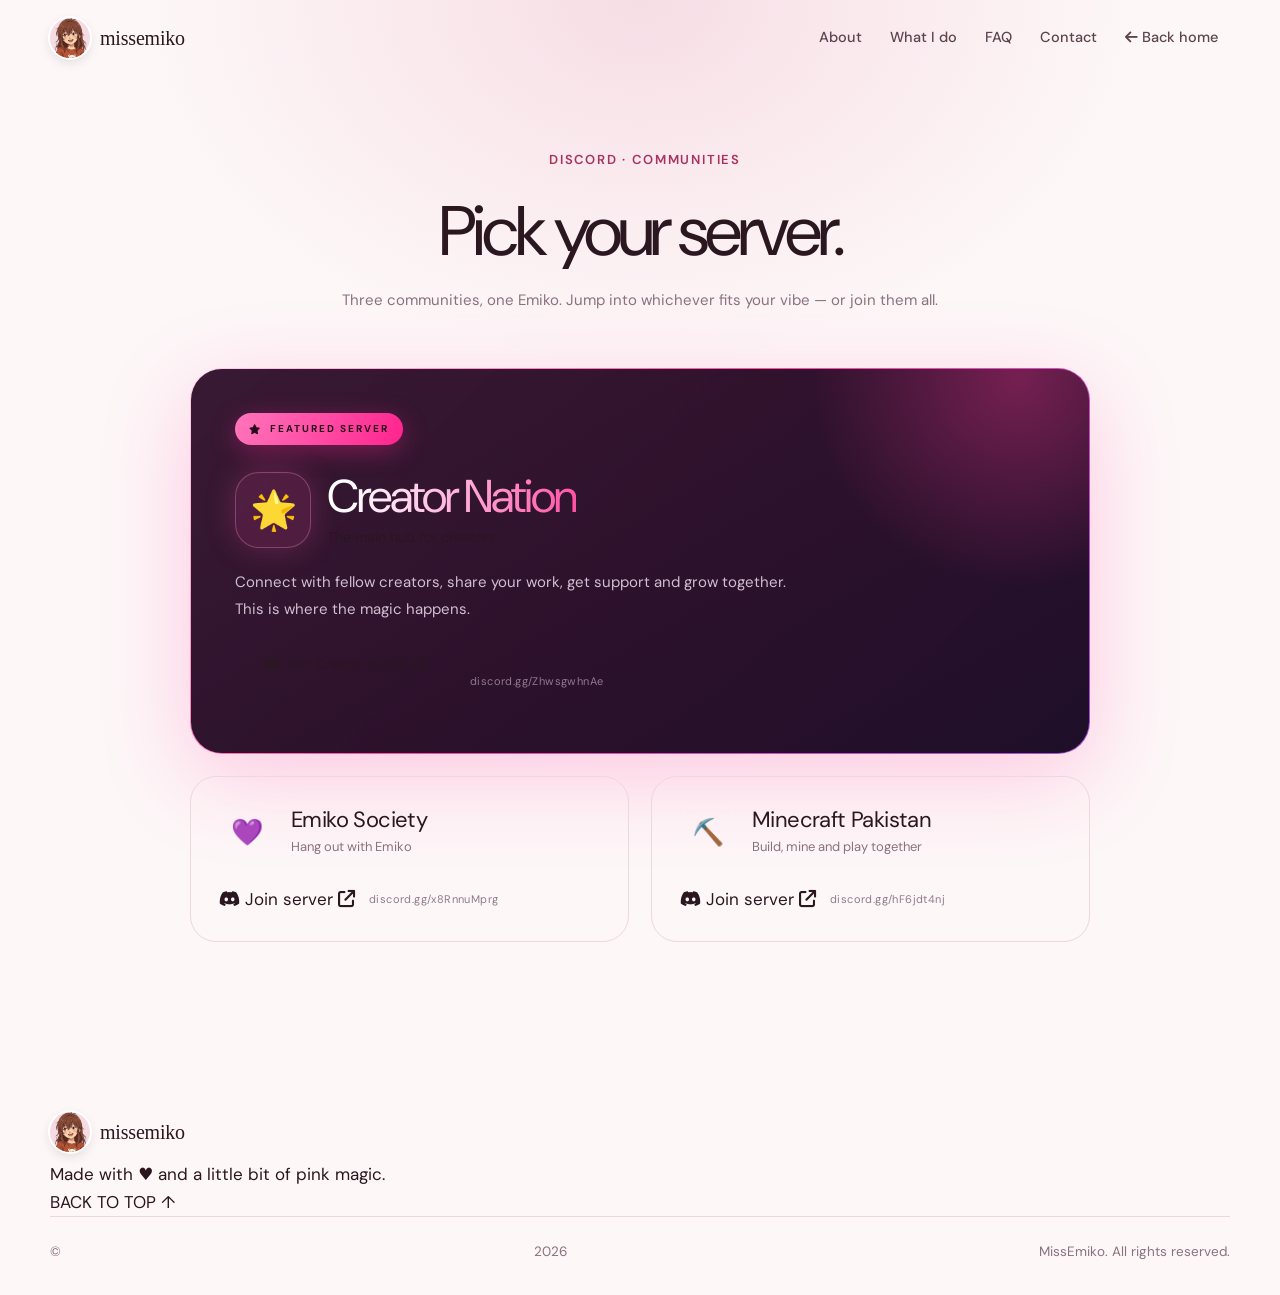
<file: discord.html>
<!DOCTYPE html>
<html lang="en">
<head>
  <meta charset="UTF-8" />
  <meta name="viewport" content="width=device-width, initial-scale=1.0" />
  <meta name="theme-color" content="#130914" />
  <meta name="description" content="Join MissEmiko's Discord communities — Creator Nation, Emiko Society and Minecraft Pakistan." />
  <title>Discord Communities — MissEmiko</title>
  <link rel="icon" type="image/png" href="logo.png" />
  <link rel="preconnect" href="https://fonts.googleapis.com" />
  <link rel="preconnect" href="https://fonts.gstatic.com" crossorigin />
  <link href="https://fonts.googleapis.com/css2?family=DM+Sans:wght@400;500;600;700&family=Space+Grotesk:wght@400;500;600;700&display=swap" rel="stylesheet" />
  <link rel="stylesheet" href="style.css" />
  <link rel="stylesheet" href="discord.css" />
  <link rel="stylesheet" href="https://cdnjs.cloudflare.com/ajax/libs/font-awesome/6.5.2/css/all.min.css" />
</head>
<body>
  <div class="ambient ambient-one" aria-hidden="true"></div>
  <div class="ambient ambient-two" aria-hidden="true"></div>
  <div class="noise" aria-hidden="true"></div>
  <div class="scroll-progress" id="scrollProgress" aria-hidden="true"></div>

  <header class="site-header" id="top">
    <nav class="nav wrap" aria-label="Main navigation">
      <a class="brand" href="/" aria-label="MissEmiko home">
        <span class="brand-mark"><img src="logo.png" width="40" height="40" alt="MissEmiko logo" /></span>
        <span class="brand-name">miss<span>emiko</span></span>
      </a>

      <button class="menu-toggle" id="menuToggle" aria-label="Open navigation" aria-expanded="false" aria-controls="navLinks">
        <span></span><span></span>
      </button>

      <div class="nav-links" id="navLinks">
        <a href="/#about">About</a>
        <a href="/#services">What I do</a>
        <a href="/#faq">FAQ</a>
        <a href="/#contact">Contact</a>
        <a class="nav-cta" href="/">
          <i class="fa-solid fa-arrow-left" aria-hidden="true"></i> Back home
        </a>
      </div>
    </nav>
  </header>

  <main class="discord-page wrap">
    <section class="discord-intro" data-reveal aria-labelledby="discordTitle">
      <div class="eyebrow"><span class="live-dot"></span> DISCORD · COMMUNITIES</div>
      <h1 id="discordTitle">Pick your <span class="gradient-text">server.</span></h1>
      <p>Three communities, one Emiko. Jump into whichever fits your vibe — or join them all.</p>
    </section>

    <section class="server-list" aria-label="Discord servers">
      <article class="server-card server-featured" data-reveal data-delay="100">
        <div class="featured-glow" aria-hidden="true"></div>
        <span class="featured-badge"><i class="fa-solid fa-star" aria-hidden="true"></i> FEATURED SERVER</span>
        <div class="server-head">
          <span class="server-emoji" aria-hidden="true">🌟</span>
          <div>
            <h2>Creator Nation</h2>
            <p class="server-tag">The main hub for creators</p>
          </div>
        </div>
        <p class="server-desc">Connect with fellow creators, share your work, get support and grow together. This is where the magic happens.</p>
        <div class="server-actions">
          <a class="button button-primary button-big" href="https://discord.gg/ZhwsgwhnAe" target="_blank" rel="noopener noreferrer">
            <i class="fa-brands fa-discord" aria-hidden="true"></i> Join Creator Nation <i class="fa-solid fa-arrow-up-right-from-square button-arrow" aria-hidden="true"></i>
          </a>
          <span class="server-link">discord.gg/ZhwsgwhnAe</span>
        </div>
      </article>

      <div class="server-secondary">
        <article class="server-card server-society" data-reveal data-delay="200">
          <div class="server-head">
            <span class="server-emoji" aria-hidden="true">💜</span>
            <div>
              <h2>Emiko Society</h2>
              <p class="server-tag">Hang out with Emiko</p>
            </div>
          </div>
          <div class="server-actions">
            <a class="button button-ghost" href="https://discord.gg/x8RnnuMprg" target="_blank" rel="noopener noreferrer">
              <i class="fa-brands fa-discord" aria-hidden="true"></i> Join server <i class="fa-solid fa-arrow-up-right-from-square button-arrow" aria-hidden="true"></i>
            </a>
            <span class="server-link">discord.gg/x8RnnuMprg</span>
          </div>
        </article>

        <article class="server-card server-minecraft" data-reveal data-delay="300">
          <div class="server-head">
            <span class="server-emoji" aria-hidden="true">⛏️</span>
            <div>
              <h2>Minecraft Pakistan</h2>
              <p class="server-tag">Build, mine and play together</p>
            </div>
          </div>
          <div class="server-actions">
            <a class="button button-ghost" href="https://discord.gg/hF6jdt4nj" target="_blank" rel="noopener noreferrer">
              <i class="fa-brands fa-discord" aria-hidden="true"></i> Join server <i class="fa-solid fa-arrow-up-right-from-square button-arrow" aria-hidden="true"></i>
            </a>
            <span class="server-link">discord.gg/hF6jdt4nj</span>
          </div>
        </article>
      </div>
    </section>
  </main>

  <footer class="footer wrap">
    <a class="brand footer-brand" href="/"><span class="brand-mark"><img src="logo.png" width="40" height="40" alt="MissEmiko logo" /></span><span class="brand-name">miss<span>emiko</span></span></a>
    <p>Made with <span class="heart">♥</span> and a little bit of pink magic.</p>
    <a class="back-top" href="#top">BACK TO TOP ↑</a>
    <div class="footer-bottom">© <span id="year">2026</span> MissEmiko. All rights reserved.</div>
  </footer>

  <script src="script.js"></script>
</body>
</html>
</file>
<file: style.css>
/* ==========================================================================
   MissEmiko — stylesheet
   1. Tokens   2. Base   3. Buttons   4. Header   5. Hero   6. Ribbon
   7. Sections 8. About  9. Work      10. Communities   11. Highlights
   12. FAQ     13. Contact  14. Footer  15. Discord page  16. Motion
   ========================================================================== */

/* 1. Tokens ---------------------------------------------------------------- */
:root {
  --paper: #fdf7f8;
  --paper-2: #faeef1;
  --blush: #f6dbe3;
  --blush-2: #f0c6d3;
  --rose: #c9467a;
  --rose-deep: #a8325f;
  --rose-soft: #e48aab;
  --ink: #2b1720;
  --ink-2: #5c4450;
  --muted: #8a7280;
  --line: #ecd8df;
  --line-strong: #e2c1cd;
  --white: #fff;

  --serif: 'Fraunces', 'Iowan Old Style', Georgia, serif;
  --sans: 'DM Sans', system-ui, -apple-system, 'Segoe UI', sans-serif;

  --radius-sm: 12px;
  --radius: 20px;
  --radius-lg: 32px;
  --shadow-sm: 0 1px 2px rgba(91, 30, 56, .05), 0 4px 14px rgba(91, 30, 56, .05);
  --shadow: 0 2px 6px rgba(91, 30, 56, .04), 0 18px 40px -12px rgba(91, 30, 56, .14);
  --ease: cubic-bezier(.22, .61, .36, 1);
  --header-h: 76px;
}

/* 2. Base ------------------------------------------------------------------ */
*, *::before, *::after { box-sizing: border-box; }
* { margin: 0; }
html { scroll-behavior: smooth; scroll-padding-top: calc(var(--header-h) + 12px); -webkit-text-size-adjust: 100%; }
body {
  min-width: 320px;
  background: var(--paper);
  color: var(--ink);
  font: 400 17px/1.65 var(--sans);
  -webkit-font-smoothing: antialiased;
  overflow-x: hidden;
}
::selection { background: var(--blush-2); color: var(--ink); }
img, svg, picture { display: block; max-width: 100%; }
a { color: inherit; text-decoration: none; }
button { font: inherit; color: inherit; background: none; border: 0; cursor: pointer; }
ul[role="list"], ol[role="list"] { list-style: none; padding: 0; }
h1, h2, h3 { font-weight: 400; line-height: 1.1; }
em { font-style: italic; }

.wrap { width: min(1180px, 100% - 48px); margin-inline: auto; }
.sr-only { position: absolute !important; width: 1px; height: 1px; padding: 0; margin: -1px; overflow: hidden; clip: rect(0 0 0 0); white-space: nowrap; border: 0; }
.icon { width: 1.1em; height: 1.1em; flex-shrink: 0; }

:focus-visible { outline: 2px solid var(--rose); outline-offset: 3px; border-radius: 6px; }

.skip-link {
  position: fixed; top: 12px; left: 12px; z-index: 2000;
  padding: 10px 16px; border-radius: 999px;
  background: var(--ink); color: var(--white); font-size: 14px; font-weight: 600;
  transform: translateY(-160%); transition: transform .2s var(--ease);
}
.skip-link:focus { transform: none; }

.text-link { color: var(--rose-deep); background: linear-gradient(currentColor, currentColor) 0 100% / 100% 1px no-repeat; transition: background-size .3s var(--ease); }
.text-link:hover { background-size: 0 1px; background-position: 100% 100%; }

/* 3. Buttons --------------------------------------------------------------- */
.btn {
  --btn-bg: transparent; --btn-fg: var(--ink); --btn-bd: var(--line-strong);
  display: inline-flex; align-items: center; justify-content: center; gap: .6em;
  min-height: 48px; padding: 0 24px;
  border: 1px solid var(--btn-bd); border-radius: 999px;
  background: var(--btn-bg); color: var(--btn-fg);
  font: 600 15px/1 var(--sans); letter-spacing: .005em; white-space: nowrap;
  transition: background-color .25s var(--ease), color .25s var(--ease), border-color .25s var(--ease), box-shadow .3s var(--ease), transform .25s var(--ease);
}
.btn .icon { transition: transform .3s var(--ease); }
.btn:hover { transform: translateY(-1px); }
.btn:hover .icon:last-of-type { transform: translateX(3px); }
.btn:active { transform: translateY(0); }

.btn-primary { --btn-bg: var(--ink); --btn-fg: var(--white); --btn-bd: var(--ink); box-shadow: 0 10px 24px -12px rgba(43, 23, 32, .55); }
.btn-primary:hover { --btn-bg: var(--rose-deep); --btn-bd: var(--rose-deep); box-shadow: 0 14px 28px -12px rgba(168, 50, 95, .6); }
.btn-ghost { --btn-bg: rgba(255, 255, 255, .6); }
.btn-ghost:hover { --btn-bd: var(--rose); --btn-fg: var(--rose-deep); --btn-bg: var(--white); }
.btn-discord { --btn-bg: var(--rose); --btn-fg: var(--white); --btn-bd: var(--rose); min-height: 42px; padding: 0 18px; font-size: 14px; }
.btn-discord:hover { --btn-bg: var(--rose-deep); --btn-bd: var(--rose-deep); box-shadow: 0 10px 22px -10px rgba(168, 50, 95, .7); }
.btn-discord:hover .icon { transform: rotate(-8deg); }
.btn-lg { min-height: 54px; padding: 0 28px; font-size: 16px; }
.btn-sm { min-height: 42px; padding: 0 18px; font-size: 14px; }

/* 4. Header ---------------------------------------------------------------- */
.site-header {
  position: fixed; inset: 0 0 auto; z-index: 100;
  height: var(--header-h);
  transition: background-color .35s var(--ease), box-shadow .35s var(--ease), height .35s var(--ease);
}
.site-header.is-scrolled {
  --header-h: 66px;
  background: rgba(253, 247, 248, .82);
  -webkit-backdrop-filter: saturate(140%) blur(14px);
  backdrop-filter: saturate(140%) blur(14px);
  box-shadow: 0 1px 0 var(--line);
}
.nav { height: 100%; display: flex; align-items: center; justify-content: space-between; gap: 24px; }

.brand { display: inline-flex; align-items: center; gap: 10px; }
.brand-mark {
  width: 40px; height: 40px; display: grid; place-items: center; flex: none;
  border-radius: 50%; overflow: hidden;
  background: var(--blush);
  box-shadow: 0 0 0 2px #fff, 0 4px 12px rgba(0, 0, 0, .12);
  transition: transform .4s var(--ease);
}
.brand-mark img { width: 100%; height: 100%; object-fit: cover; display: block; }
.brand:hover .brand-mark { transform: rotate(-10deg); }
.brand-name { font: 500 20px/1 var(--serif); letter-spacing: -.01em; }
.brand-name em { color: var(--rose); }

.nav-panel { display: flex; align-items: center; gap: 28px; }
.nav-links { display: flex; gap: 4px; }
.nav-links a {
  position: relative; display: block; padding: 8px 12px;
  color: var(--ink-2); font-size: 14.5px; font-weight: 500;
  transition: color .2s var(--ease);
}
.nav-links a::after {
  content: ""; position: absolute; left: 12px; right: 12px; bottom: 3px; height: 1.5px;
  background: var(--rose); border-radius: 2px;
  transform: scaleX(0); transform-origin: left; transition: transform .35s var(--ease);
}
.nav-links a:hover { color: var(--ink); }
.nav-links a.is-active { color: var(--ink); }
.nav-links a.is-active::after { transform: scaleX(1); }

.menu-toggle { display: none; width: 44px; height: 44px; border-radius: 50%; place-items: center; }
.menu-lines { position: relative; width: 20px; height: 10px; }
.menu-lines span { position: absolute; left: 0; width: 100%; height: 1.5px; background: var(--ink); border-radius: 2px; transition: transform .35s var(--ease), top .35s var(--ease); }
.menu-lines span:first-child { top: 0; }
.menu-lines span:last-child { top: 8.5px; }
.menu-toggle[aria-expanded="true"] .menu-lines span:first-child { top: 4.25px; transform: rotate(45deg); }
.menu-toggle[aria-expanded="true"] .menu-lines span:last-child { top: 4.25px; transform: rotate(-45deg); }

/* 5. Hero ------------------------------------------------------------------ */
.hero {
  position: relative;
  padding: calc(var(--header-h) + 72px) 0 96px;
  background:
    radial-gradient(60% 70% at 85% 30%, rgba(246, 219, 227, .9), transparent 70%),
    var(--paper);
  overflow: hidden;
}
.hero-grid { display: grid; grid-template-columns: 1.15fr .85fr; align-items: center; gap: 64px; }

.eyebrow {
  display: inline-flex; align-items: center; gap: 10px;
  color: var(--rose-deep); font-size: 13px; font-weight: 600; letter-spacing: .14em; text-transform: uppercase;
}
.eyebrow .dot { width: 4px; height: 4px; border-radius: 50%; background: currentColor; opacity: .6; }

.hero-title {
  margin: 22px 0 26px;
  font: 400 clamp(44px, 6.4vw, 84px)/1.02 var(--serif);
  letter-spacing: -.025em;
  font-variation-settings: "opsz" 144;
}
.hero-title em { display: block; color: var(--rose); font-weight: 300; }
.hero-lead { max-width: 33ch; font-size: clamp(18px, 1.6vw, 20px); line-height: 1.55; color: var(--ink-2); }
.hero-intro { max-width: 46ch; margin-top: 18px; padding-left: 16px; border-left: 1.5px solid var(--blush-2); color: var(--muted); font-size: 15.5px; }
.hero-actions { display: flex; flex-wrap: wrap; gap: 12px; margin-top: 36px; }

.hero-portrait { position: relative; justify-self: center; width: min(400px, 100%); }
.arch {
  position: relative; aspect-ratio: 4 / 5; overflow: hidden;
  border-radius: 999px 999px var(--radius-lg) var(--radius-lg);
  background: linear-gradient(180deg, #f9e3ea 0%, #f2c9d6 100%);
  box-shadow: var(--shadow);
}
.arch::before { content: ""; position: absolute; inset: 10px; border: 1px solid rgba(255, 255, 255, .7); border-radius: inherit; z-index: 1; pointer-events: none; }
.arch img { position: absolute; bottom: 0; left: 50%; width: 104%; max-width: none; height: auto; transform: translateX(-50%); }

.hero-star { position: absolute; color: var(--rose-soft); }
.hero-star-a { width: 26px; height: 26px; top: 8%; left: -28px; }
.hero-star-b { width: 14px; height: 14px; top: 22%; left: -48px; opacity: .6; }

.hero-tag {
  position: absolute; right: -28px; bottom: 56px;
  display: grid; gap: 2px; padding: 14px 18px;
  background: var(--white); border-radius: var(--radius-sm); box-shadow: var(--shadow);
  font-size: 14px; font-weight: 500;
}
.hero-tag a { color: var(--rose-deep); border-bottom: 1px solid var(--blush-2); }
.hero-tag a:hover { border-color: var(--rose); }
.hero-tag-label { color: var(--muted); font-size: 11px; font-weight: 600; letter-spacing: .14em; text-transform: uppercase; }
.hero-signature { position: absolute; left: -12px; bottom: -34px; color: var(--rose); font: italic 300 22px/1 var(--serif); transform: rotate(-4deg); }

/* 6. Ribbon ---------------------------------------------------------------- */
.ribbon { overflow: hidden; border-block: 1px solid var(--line); background: var(--white); padding: 18px 0; }
.ribbon-track { display: flex; align-items: center; gap: 36px; width: max-content; animation: ribbon 38s linear infinite; }
.ribbon span { font: italic 300 22px/1 var(--serif); color: var(--ink-2); white-space: nowrap; }
.ribbon i { width: 6px; height: 6px; border-radius: 50%; background: var(--rose-soft); }
@keyframes ribbon { to { transform: translateX(-50%); } }

/* 7. Sections -------------------------------------------------------------- */
.section { padding: clamp(88px, 11vw, 140px) 0; }
.section-index { font: italic 400 15px/1 var(--serif); color: var(--rose); letter-spacing: 0; }
.section-kicker { display: flex; align-items: baseline; gap: 12px; color: var(--muted); font-size: 13px; font-weight: 600; letter-spacing: .16em; text-transform: uppercase; }
.section-title { margin-top: 16px; font: 400 clamp(36px, 4.6vw, 58px)/1.06 var(--serif); letter-spacing: -.02em; }
.section-title em { color: var(--rose); font-weight: 300; }
.section-sub { max-width: 52ch; margin-top: 18px; color: var(--ink-2); }

/* 8. About ----------------------------------------------------------------- */
.about-grid { display: grid; grid-template-columns: 200px 1fr; gap: 48px; }
.about-side { position: sticky; top: calc(var(--header-h) + 40px); align-self: start; display: grid; gap: 10px; padding-top: 14px; border-top: 1px solid var(--ink); }
.about-side .section-index { font-size: 54px; line-height: 1; }
.about-side .section-kicker { margin-top: 4px; }
.about-body .section-title { margin-top: 0; }
.about-lead { max-width: 30ch; margin-top: 32px; font: 300 clamp(24px, 2.6vw, 32px)/1.35 var(--serif); color: var(--ink); }
.about-columns { display: grid; grid-template-columns: 1fr 1fr; gap: 36px; margin-top: 40px; color: var(--ink-2); }
.values { display: grid; grid-template-columns: repeat(3, 1fr); margin-top: 56px; border-top: 1px solid var(--line); }
.values li { display: flex; gap: 14px; padding: 22px 20px 0 0; color: var(--ink-2); font-size: 15.5px; }
.values li + li { padding-left: 20px; border-left: 1px solid var(--line); }
.values-n { font: italic 400 16px/1.6 var(--serif); color: var(--rose); }
.values strong { color: var(--ink); font-weight: 600; }

/* 9. Work ------------------------------------------------------------------ */
.work { background: var(--paper-2); border-radius: var(--radius-lg) var(--radius-lg) 0 0; }
.work-head { display: grid; grid-template-columns: 1.2fr 1fr; align-items: end; gap: 48px; margin-bottom: 64px; }
.work-note { max-width: 40ch; justify-self: end; color: var(--ink-2); }
.work-list { display: grid; grid-template-columns: repeat(2, 1fr); column-gap: 56px; counter-reset: work; }
.work-item {
  position: relative; display: grid; grid-template-columns: 56px 1fr; gap: 22px;
  padding: 30px 0; border-top: 1px solid var(--line-strong);
  counter-increment: work;
}
.work-item::before {
  content: ""; position: absolute; top: -1px; left: 0; width: 100%; height: 1px;
  background: var(--rose); transform: scaleX(0); transform-origin: left; transition: transform .5s var(--ease);
}
.work-item::after { content: "0" counter(work); position: absolute; top: 32px; right: 0; font: italic 400 14px/1 var(--serif); color: var(--muted); transition: color .3s var(--ease); }
.work-item:hover::before { transform: scaleX(1); }
.work-item:hover::after { color: var(--rose); }
.work-icon {
  width: 56px; height: 56px; display: grid; place-items: center;
  border-radius: 50%; background: var(--white); color: var(--rose-deep);
  box-shadow: var(--shadow-sm);
  transition: background-color .35s var(--ease), color .35s var(--ease), transform .45s var(--ease);
}
.work-icon svg { width: 28px; height: 28px; }
.work-item:hover .work-icon { background: var(--rose); color: var(--white); transform: rotate(-6deg); }
.work-item h3 { padding-right: 32px; font: 500 22px/1.25 var(--serif); letter-spacing: -.01em; }
.work-item p { margin-top: 8px; max-width: 42ch; color: var(--ink-2); font-size: 15.5px; }

/* 10. Communities ---------------------------------------------------------- */
.communities { background: linear-gradient(180deg, var(--paper-2), var(--paper) 40%); }
.communities-head { max-width: 640px; margin: 0 auto 64px; text-align: center; }
.communities-head .section-kicker { justify-content: center; }
.communities-head .section-sub { margin-inline: auto; }

.featured {
  display: grid; grid-template-columns: .9fr 1.1fr; overflow: hidden;
  background: var(--white); border: 1px solid var(--line-strong); border-radius: var(--radius-lg);
  box-shadow: var(--shadow);
  transition: transform .5s var(--ease), box-shadow .5s var(--ease);
}
.featured:hover { transform: translateY(-4px); box-shadow: 0 2px 6px rgba(91, 30, 56, .05), 0 34px 60px -24px rgba(168, 50, 95, .35); }
.featured-banner {
  position: relative; min-height: 380px; display: grid; place-items: center; overflow: hidden;
  background:
    radial-gradient(80% 60% at 20% 15%, rgba(255, 255, 255, .55), transparent 60%),
    linear-gradient(150deg, #f4b9cc 0%, #d9568a 58%, #a8325f 100%);
}
.featured-monogram {
  position: relative; z-index: 1;
  width: 170px; height: 170px; display: grid; place-items: center;
  border-radius: 50%; background: rgba(255, 255, 255, .94); color: var(--rose-deep);
  font: italic 400 64px/1 var(--serif); letter-spacing: -.04em;
  box-shadow: 0 20px 40px -18px rgba(80, 12, 40, .5);
  transition: transform .6s var(--ease);
}
.featured:hover .featured-monogram { transform: scale(1.04) rotate(-3deg); }
.featured-ring { position: absolute; width: 270px; height: 270px; border: 1px solid rgba(255, 255, 255, .45); border-radius: 50%; }
.featured-ring::after { content: ""; position: absolute; inset: -56px; border: 1px dashed rgba(255, 255, 255, .3); border-radius: 50%; }
.featured-star { position: absolute; top: 18%; right: 18%; width: 30px; height: 30px; color: var(--white); opacity: .9; transition: transform .8s var(--ease); }
.featured:hover .featured-star { transform: rotate(90deg); }

.featured-body { padding: clamp(36px, 5vw, 64px); display: flex; flex-direction: column; justify-content: center; }
.badge {
  align-self: flex-start; display: inline-flex; align-items: center; gap: 8px;
  padding: 7px 14px; border-radius: 999px;
  background: var(--blush); color: var(--rose-deep);
  font-size: 12px; font-weight: 700; letter-spacing: .12em; text-transform: uppercase;
}
.badge .icon { width: 12px; height: 12px; }
.featured h3 { margin-top: 22px; font: 400 clamp(40px, 4.6vw, 60px)/1 var(--serif); letter-spacing: -.025em; }
.featured-desc { max-width: 40ch; margin-top: 18px; color: var(--ink-2); font-size: 18px; }
.featured-points { display: flex; flex-wrap: wrap; gap: 8px 22px; margin-top: 24px; color: var(--ink-2); font-size: 14.5px; }
.featured-points li { display: flex; align-items: center; gap: 8px; }
.featured-points li::before { content: ""; width: 5px; height: 5px; border-radius: 50%; background: var(--rose); }
.featured-actions { display: flex; flex-wrap: wrap; align-items: center; gap: 18px; margin-top: 36px; }
.invite-code { color: var(--muted); font-size: 13.5px; font-family: ui-monospace, 'SFMono-Regular', Menlo, monospace; }

.secondary-grid { display: grid; grid-template-columns: 1fr 1fr; gap: 24px; margin-top: 24px; }
.community {
  display: flex; flex-direction: column; align-items: flex-start;
  padding: 32px; border: 1px solid var(--line); border-radius: var(--radius);
  background: var(--paper);
  transition: border-color .35s var(--ease), background-color .35s var(--ease), transform .45s var(--ease);
}
.community:hover { border-color: var(--line-strong); background: var(--white); transform: translateY(-3px); }
.community-top { display: flex; align-items: center; justify-content: space-between; width: 100%; margin-bottom: 26px; }
.community-mark { width: 52px; height: 52px; display: grid; place-items: center; border-radius: 16px; font: italic 500 19px/1 var(--serif); }
.mark-society { background: var(--blush); color: var(--rose-deep); }
.mark-minecraft { background: #e9efe0; color: #4f6a3a; }
.community-type { color: var(--muted); font-size: 12px; font-weight: 600; letter-spacing: .14em; text-transform: uppercase; }
.community h3 { font: 400 30px/1.1 var(--serif); letter-spacing: -.015em; }
.community p { flex: 1; margin: 10px 0 28px; max-width: 38ch; color: var(--ink-2); font-size: 16px; }

/* 11. Highlights ----------------------------------------------------------- */
.highlights { padding: 0 0 clamp(88px, 11vw, 140px); }
.highlights-inner { display: grid; grid-template-columns: 220px 1fr; gap: 48px; padding-top: 48px; border-top: 1px solid var(--line-strong); }
.highlights-title { font: 400 30px/1.15 var(--serif); }
.highlights-title em { display: block; color: var(--rose); font-weight: 300; }
.stats { display: grid; grid-template-columns: repeat(4, 1fr); }
.stat { display: flex; flex-direction: column; padding: 0 24px; border-left: 1px solid var(--line); }
.stat dt { order: 2; margin-top: 14px; font-size: 14px; font-weight: 600; }
.stat-value { order: 1; margin: 0; font: 300 clamp(36px, 3.6vw, 48px)/1 var(--serif); color: var(--ink); letter-spacing: -.02em; }
.stat-value.is-placeholder { font-style: italic; color: var(--rose); }
.stat-note { order: 3; margin: 6px 0 0; color: var(--muted); font-size: 13.5px; line-height: 1.5; }

/* 12. FAQ ------------------------------------------------------------------ */
.faq { background: var(--white); border-block: 1px solid var(--line); }
.faq-grid { display: grid; grid-template-columns: .8fr 1.2fr; gap: 72px; align-items: start; }
.faq-head { position: sticky; top: calc(var(--header-h) + 40px); }
.accordion { border-top: 1px solid var(--line-strong); }
.acc-item { border-bottom: 1px solid var(--line-strong); }
.acc-item h3 { font: inherit; }
.acc-trigger {
  width: 100%; display: flex; align-items: center; justify-content: space-between; gap: 24px;
  padding: 26px 0; text-align: left;
  font: 400 clamp(19px, 1.8vw, 23px)/1.3 var(--serif); letter-spacing: -.005em;
  transition: color .25s var(--ease);
}
.acc-trigger:hover, .acc-trigger[aria-expanded="true"] { color: var(--rose-deep); }
.acc-icon { position: relative; flex-shrink: 0; width: 34px; height: 34px; border: 1px solid var(--line-strong); border-radius: 50%; transition: background-color .3s var(--ease), border-color .3s var(--ease), transform .4s var(--ease); }
.acc-icon::before, .acc-icon::after { content: ""; position: absolute; top: 50%; left: 50%; width: 12px; height: 1.5px; margin: -.75px 0 0 -6px; background: currentColor; border-radius: 2px; transition: transform .4s var(--ease); }
.acc-icon::after { transform: rotate(90deg); }
.acc-trigger:hover .acc-icon { border-color: var(--rose); }
.acc-trigger[aria-expanded="true"] .acc-icon { background: var(--rose); border-color: var(--rose); color: var(--white); transform: rotate(180deg); }
.acc-trigger[aria-expanded="true"] .acc-icon::after { transform: rotate(0); }
.acc-panel { display: grid; grid-template-rows: 0fr; transition: grid-template-rows .45s var(--ease); }
.acc-panel > div { overflow: hidden; }
.acc-panel p { max-width: 58ch; padding: 0 56px 28px 0; color: var(--ink-2); opacity: 0; transform: translateY(-4px); transition: opacity .35s var(--ease), transform .35s var(--ease); }
.acc-item.is-open .acc-panel { grid-template-rows: 1fr; }
.acc-item.is-open .acc-panel p { opacity: 1; transform: none; transition-delay: .08s; }

/* 13. Contact -------------------------------------------------------------- */
.contact-card {
  position: relative; overflow: hidden;
  display: grid; grid-template-columns: 1fr 1fr; gap: 56px; align-items: center;
  padding: clamp(40px, 6vw, 80px);
  border-radius: var(--radius-lg);
  background: linear-gradient(135deg, #fbe7ee 0%, #f6d3de 100%);
}
.contact-card::before { content: ""; position: absolute; width: 420px; height: 420px; right: -140px; top: -180px; border-radius: 50%; border: 1px solid rgba(255, 255, 255, .7); pointer-events: none; }
.contact-copy .section-kicker { color: var(--rose-deep); }
.contact-title { margin: 16px 0 20px; font: 400 clamp(48px, 6vw, 80px)/1 var(--serif); letter-spacing: -.03em; }
.contact-title em { color: var(--rose); font-weight: 300; }
.contact-copy > p:last-child { max-width: 36ch; color: var(--ink-2); font-size: 18px; }
.contact-list { position: relative; display: grid; gap: 10px; }
.contact-row {
  display: flex; align-items: center; gap: 16px;
  padding: 16px 20px 16px 16px; border-radius: var(--radius);
  background: rgba(255, 255, 255, .72); border: 1px solid rgba(255, 255, 255, .9);
  transition: background-color .3s var(--ease), transform .35s var(--ease), box-shadow .35s var(--ease);
}
.contact-row[href]:hover { background: var(--white); transform: translateX(4px); box-shadow: var(--shadow-sm); }
.contact-row:not([href]) { opacity: .75; }
.contact-icon { width: 46px; height: 46px; display: grid; place-items: center; border-radius: 14px; background: var(--blush); color: var(--rose-deep); }
.contact-icon .icon { width: 22px; height: 22px; }
.contact-text { flex: 1; display: grid; font-size: 15px; color: var(--ink-2); }
.contact-label { color: var(--ink); font-weight: 600; font-size: 16px; }
.contact-arrow { color: var(--muted); transition: transform .3s var(--ease), color .3s var(--ease); }
.contact-row[href]:hover .contact-arrow { color: var(--rose); transform: translate(2px, -2px); }
.contact-row:not([href]) .contact-arrow { display: none; }

/* 14. Footer --------------------------------------------------------------- */
.footer { padding: 80px 0 32px; }
.footer-grid { display: grid; grid-template-columns: 2fr 1fr 1fr; gap: 48px; padding-bottom: 56px; }
.footer-brand p { max-width: 32ch; margin-top: 16px; color: var(--muted); font-size: 15px; }
.footer-col h2 { margin-bottom: 16px; color: var(--muted); font: 600 12px/1 var(--sans); letter-spacing: .16em; text-transform: uppercase; }
.footer-col ul { display: grid; gap: 8px; }
.footer-col a { color: var(--ink-2); font-size: 15px; transition: color .2s var(--ease); }
.footer-col a:hover { color: var(--rose-deep); }
.footer-bottom { display: flex; justify-content: space-between; gap: 16px; flex-wrap: wrap; padding-top: 24px; border-top: 1px solid var(--line); color: var(--muted); font-size: 13.5px; }
.footer-sign { font: italic 400 15px/1.4 var(--serif); color: var(--rose); }

/* 15. Discord page --------------------------------------------------------- */
.discord-page { padding: calc(var(--header-h) + 72px) 0 clamp(88px, 11vw, 140px); background: radial-gradient(60% 50% at 50% 0%, rgba(246, 219, 227, .9), transparent 70%), var(--paper); }
.discord-page .communities-head h1 { margin-top: 16px; font: 400 clamp(40px, 5.6vw, 72px)/1.04 var(--serif); letter-spacing: -.025em; }
.discord-page .communities-head h1 em { color: var(--rose); font-weight: 300; }
.discord-back { display: flex; justify-content: center; margin-top: 48px; }

/* 16. Motion --------------------------------------------------------------- */
.js .reveal { opacity: 0; transform: translateY(18px); transition: opacity .8s var(--ease), transform .8s var(--ease); transition-delay: var(--d, 0ms); }
.js .reveal.is-visible { opacity: 1; transform: none; }

@media (prefers-reduced-motion: reduce) {
  html { scroll-behavior: auto; }
  *, *::before, *::after { animation-duration: .01ms !important; animation-iteration-count: 1 !important; transition-duration: .01ms !important; transition-delay: 0ms !important; }
  .js .reveal { opacity: 1; transform: none; }
}

/* Responsive --------------------------------------------------------------- */
@media (max-width: 1080px) {
  .nav-panel { gap: 16px; }
  .nav-links a { padding: 8px 9px; font-size: 14px; }
  .hero-tag { right: -8px; }
  .stats { grid-template-columns: repeat(2, 1fr); row-gap: 36px; }
  .stat:nth-child(odd) { border-left: 0; padding-left: 0; }
}

@media (max-width: 920px) {
  .menu-toggle { display: grid; position: relative; z-index: 2; }
  .nav-panel {
    position: fixed; inset: 0; z-index: 1;
    flex-direction: column; justify-content: center; align-items: flex-start; gap: 40px;
    padding: 96px 32px 48px;
    background: var(--paper);
    opacity: 0; visibility: hidden; transform: translateY(-12px);
    transition: opacity .35s var(--ease), transform .45s var(--ease), visibility 0s linear .45s;
  }
  .nav-panel.is-open { opacity: 1; visibility: visible; transform: none; transition-delay: 0s; }
  .nav-links { flex-direction: column; gap: 2px; }
  .nav-links a { padding: 6px 0; font: 400 36px/1.2 var(--serif); color: var(--ink); opacity: 0; transform: translateY(10px); transition: opacity .4s var(--ease), transform .4s var(--ease), color .2s; }
  .nav-links a::after { display: none; }
  .nav-links a.is-active { color: var(--rose); font-style: italic; }
  .nav-panel.is-open .nav-links a { opacity: 1; transform: none; }
  .nav-panel.is-open .nav-links li:nth-child(2) a { transition-delay: .04s; }
  .nav-panel.is-open .nav-links li:nth-child(3) a { transition-delay: .08s; }
  .nav-panel.is-open .nav-links li:nth-child(4) a { transition-delay: .12s; }
  .nav-panel.is-open .nav-links li:nth-child(5) a { transition-delay: .16s; }
  .nav-panel.is-open .nav-links li:nth-child(6) a { transition-delay: .2s; }
  .nav-discord { min-height: 50px; padding: 0 24px; font-size: 15px; }
  body.menu-open { overflow: hidden; }

  .hero-grid { grid-template-columns: 1fr; gap: 72px; }
  .hero-portrait { width: min(340px, 82%); }
  .about-grid { grid-template-columns: 1fr; gap: 28px; }
  .about-side { position: static; grid-template-columns: auto 1fr; align-items: baseline; gap: 16px; }
  .about-side .section-index { font-size: 40px; }
  .work-head { grid-template-columns: 1fr; gap: 20px; margin-bottom: 40px; }
  .work-note { justify-self: start; }
  .work-list { grid-template-columns: 1fr; }
  .featured { grid-template-columns: 1fr; }
  .featured-banner { min-height: 240px; }
  .featured-monogram { width: 130px; height: 130px; font-size: 50px; }
  .featured-ring { width: 210px; height: 210px; }
  .highlights-inner { grid-template-columns: 1fr; gap: 32px; }
  .faq-grid { grid-template-columns: 1fr; gap: 40px; }
  .faq-head { position: static; }
  .contact-card { grid-template-columns: 1fr; gap: 36px; }
  .footer-grid { grid-template-columns: 1fr 1fr; }
  .footer-brand { grid-column: 1 / -1; }
}

@media (max-width: 640px) {
  body { font-size: 16px; }
  .wrap { width: min(1180px, 100% - 36px); }
  .hero { padding-top: calc(var(--header-h) + 40px); padding-bottom: 80px; }
  .hero-actions .btn { flex: 1 1 100%; }
  .hero-tag { right: -14px; bottom: 32px; padding: 12px 14px; }
  .hero-star-a { left: -18px; }
  .hero-star-b { display: none; }
  .ribbon span { font-size: 18px; }
  .about-columns { grid-template-columns: 1fr; gap: 18px; }
  .values { grid-template-columns: 1fr; }
  .values li, .values li + li { padding: 16px 0; border-left: 0; border-bottom: 1px solid var(--line); }
  .work-item { grid-template-columns: 48px 1fr; gap: 18px; padding: 26px 0; }
  .work-icon { width: 48px; height: 48px; }
  .work-icon svg { width: 24px; height: 24px; }
  .secondary-grid { grid-template-columns: 1fr; gap: 16px; margin-top: 16px; }
  .community { padding: 26px; }
  .featured-actions .btn { width: 100%; }
  .stats { grid-template-columns: 1fr 1fr; }
  .stat { padding: 0 14px; }
  .acc-panel p { padding-right: 0; }
  .contact-card { border-radius: var(--radius); }
  .footer-bottom { flex-direction: column; }
}


/* 17. Logos, email reveal, extras ------------------------------------------ */
.featured-monogram, .community-mark { position: relative; overflow: hidden; }
.logo-img { position: absolute; inset: 0; width: 100%; height: 100%; object-fit: cover; border-radius: inherit; background: var(--white); }
.featured-monogram:has(.logo-img) { box-shadow: 0 0 0 6px rgba(255,255,255,.5), 0 24px 44px -16px rgba(80,12,40,.55); }
.community-mark { width: 64px; height: 64px; border-radius: 20px; }
.community-mark:has(.logo-img) { box-shadow: 0 0 0 1px var(--line-strong); }

button.contact-row { width: 100%; text-align: left; font: inherit; cursor: pointer; }
button.contact-row:hover { background: var(--white); transform: translateX(4px); box-shadow: var(--shadow-sm); }
button.contact-row:hover .contact-arrow { color: var(--rose); transform: translate(2px, -2px); }
button.contact-row.is-revealed [data-email-text] { color: var(--rose-deep); font-weight: 600; user-select: all; }

.progress { position: fixed; inset: 0 0 auto 0; height: 3px; z-index: 1500; transform: scaleX(0); transform-origin: 0 50%; background: linear-gradient(90deg, var(--rose-soft), var(--rose), var(--rose-deep)); }
.arch, .featured-monogram, .community-mark { transition: transform .25s var(--ease); will-change: transform; }

@media (prefers-reduced-motion: no-preference) {
  .hero-star-a { animation: twinkle 3.6s ease-in-out infinite; }
  .hero-star-b { animation: twinkle 4.4s ease-in-out -1.8s infinite; }
  .featured-banner { background-size: 100% 100%, 160% 160%; animation: sheen 12s ease-in-out infinite alternate; }
  @keyframes twinkle { 0%,100% { transform: scale(1) rotate(0); opacity: .9; } 50% { transform: scale(1.3) rotate(25deg); opacity: .5; } }
  @keyframes sheen { to { background-position: 0 0, 100% 100%; } }
}
@media (max-width: 960px) { .featured-monogram:has(.logo-img) { width: 130px; height: 130px; } }
</file>
<file: discord.css>
/* Discord communities page */
.discord-page { padding-top: 140px; padding-bottom: 90px; min-height: 100vh; }

.discord-intro { text-align: center; max-width: 640px; margin: 0 auto 54px; }
.discord-intro h1 { margin-top: 26px; font-size: clamp(42px, 6vw, 70px); line-height: 1; letter-spacing: -4px; }
.discord-intro p { margin-top: 20px; color: var(--muted); font-size: 15px; line-height: 1.8; }

.server-list { display: grid; gap: 22px; max-width: 900px; margin-inline: auto; }
.server-secondary { display: grid; grid-template-columns: 1fr 1fr; gap: 22px; }

.server-card { position: relative; overflow: hidden; padding: 28px; border: 1px solid var(--line); border-radius: 26px; background: rgba(255,255,255,.03); transition: transform .3s ease, border-color .3s ease, box-shadow .3s ease; }
.server-card:hover { transform: translateY(-4px); border-color: rgba(255,113,185,.4); box-shadow: 0 18px 50px rgba(0,0,0,.3); }
.server-head { display: flex; align-items: center; gap: 16px; }
.server-emoji { width: 56px; height: 56px; flex-shrink: 0; display: grid; place-items: center; border-radius: 18px; font-size: 26px; background: rgba(255,255,255,.05); border: 1px solid rgba(255,255,255,.08); }
.server-card h2 { font-size: 22px; letter-spacing: -.6px; }
.server-tag { margin-top: 4px; color: var(--muted); font-size: 13px; }
.server-actions { display: flex; flex-wrap: wrap; align-items: center; gap: 14px; margin-top: 24px; }
.server-link { color: #8e7b8c; font-size: 11px; letter-spacing: .4px; word-break: break-all; }

/* Featured: Creator Nation */
.server-featured { padding: 44px; border: 1px solid transparent; border-radius: 32px; background:
  linear-gradient(150deg, rgba(48,18,44,.96), rgba(26,12,34,.96)) padding-box,
  linear-gradient(135deg, #ffd2e9, #ff4fa3 45%, #9b54d9) border-box;
  box-shadow: 0 24px 90px rgba(255,36,140,.22); }
.server-featured:hover { border-color: transparent; box-shadow: 0 28px 100px rgba(255,36,140,.34); }
.featured-glow { position: absolute; width: 420px; height: 420px; top: -200px; right: -140px; border-radius: 50%; background: radial-gradient(circle, rgba(255,59,151,.35), transparent 70%); pointer-events: none; animation: aura 5s ease-in-out infinite alternate; }
.featured-badge { position: relative; display: inline-flex; align-items: center; gap: 8px; margin-bottom: 26px; padding: 8px 14px; border-radius: 999px; background: linear-gradient(110deg, #ff75bb, #ff248e); color: #270b1d; font-size: 10px; font-weight: 700; letter-spacing: 2px; box-shadow: 0 6px 24px rgba(255,36,140,.35); }
.server-featured .server-head { position: relative; }
.server-featured .server-emoji { width: 76px; height: 76px; border-radius: 24px; font-size: 38px; background: rgba(255,79,163,.14); border-color: rgba(255,155,208,.3); box-shadow: 0 0 30px rgba(255,79,163,.25); }
.server-featured h2 { font-size: clamp(32px, 4.5vw, 46px); letter-spacing: -2px; background: linear-gradient(100deg, #fff 10%, #ffacd8 55%, #ff4fa3 100%); -webkit-background-clip: text; background-clip: text; color: transparent; }
.server-featured .server-tag { font-size: 14px; color: var(--pink-light); }
.server-desc { position: relative; max-width: 560px; margin-top: 20px; color: #d0bfd0; font-size: 15px; line-height: 1.8; }
.server-featured .server-actions { position: relative; margin-top: 30px; }
.button-big { min-height: 56px; padding: 0 28px; font-size: 14px; }

@media (max-width: 700px) {
  .discord-page { padding-top: 115px; }
  .server-secondary { grid-template-columns: 1fr; }
  .server-featured { padding: 30px 24px; }
  .server-card { padding: 24px; }
  .discord-intro h1 { letter-spacing: -2.5px; }
}
</file>
